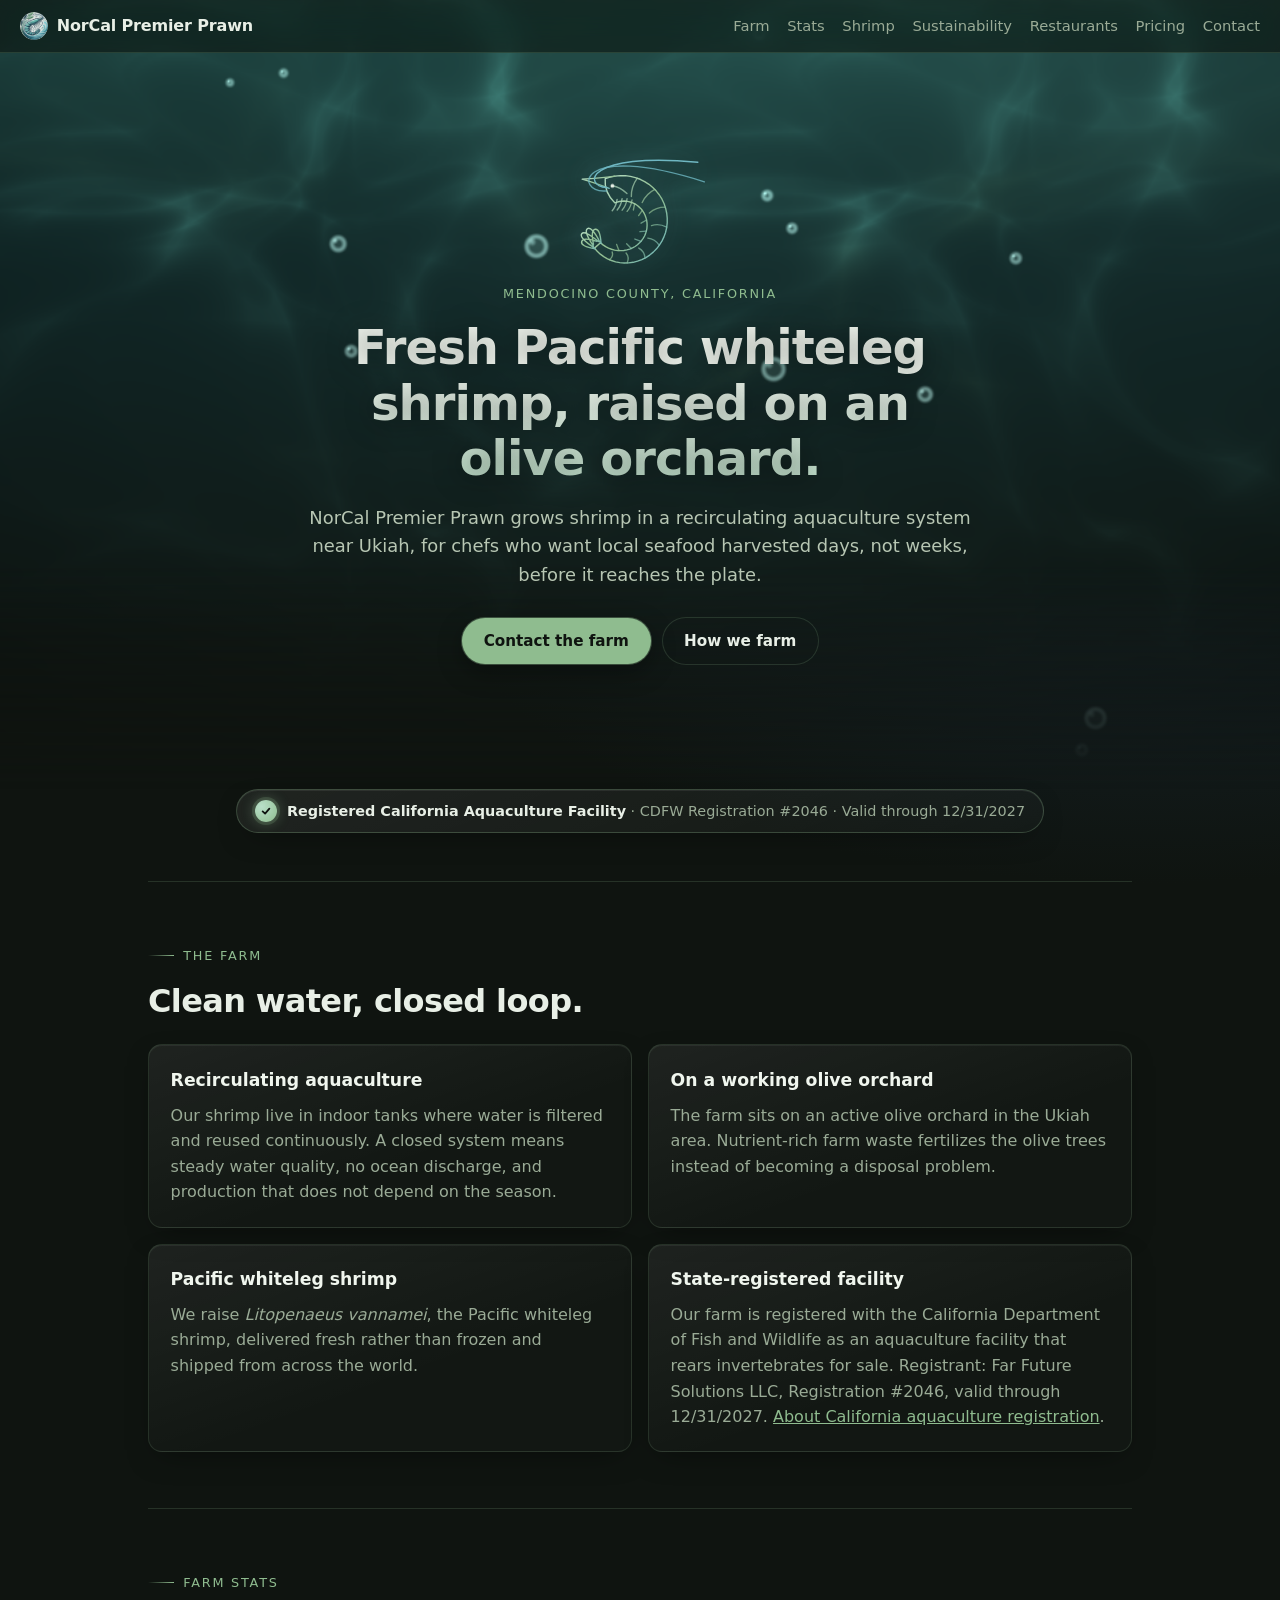
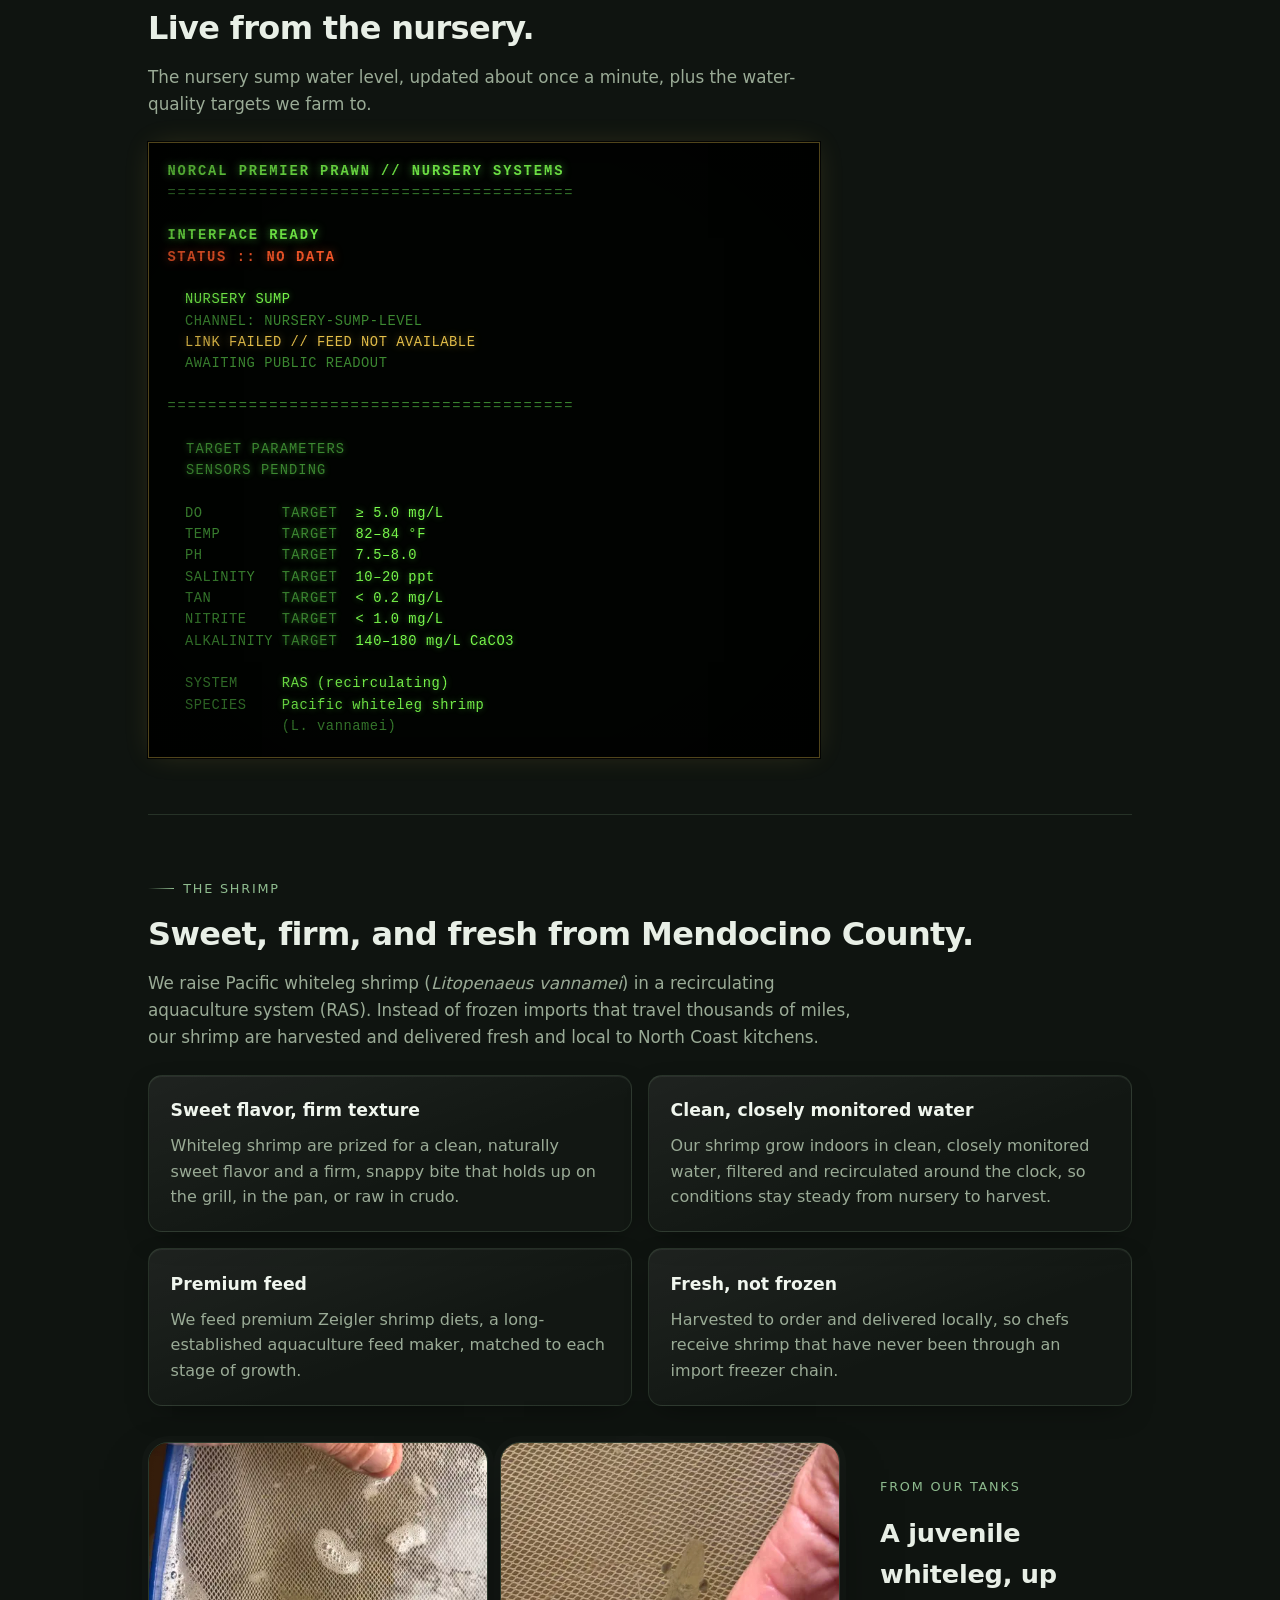
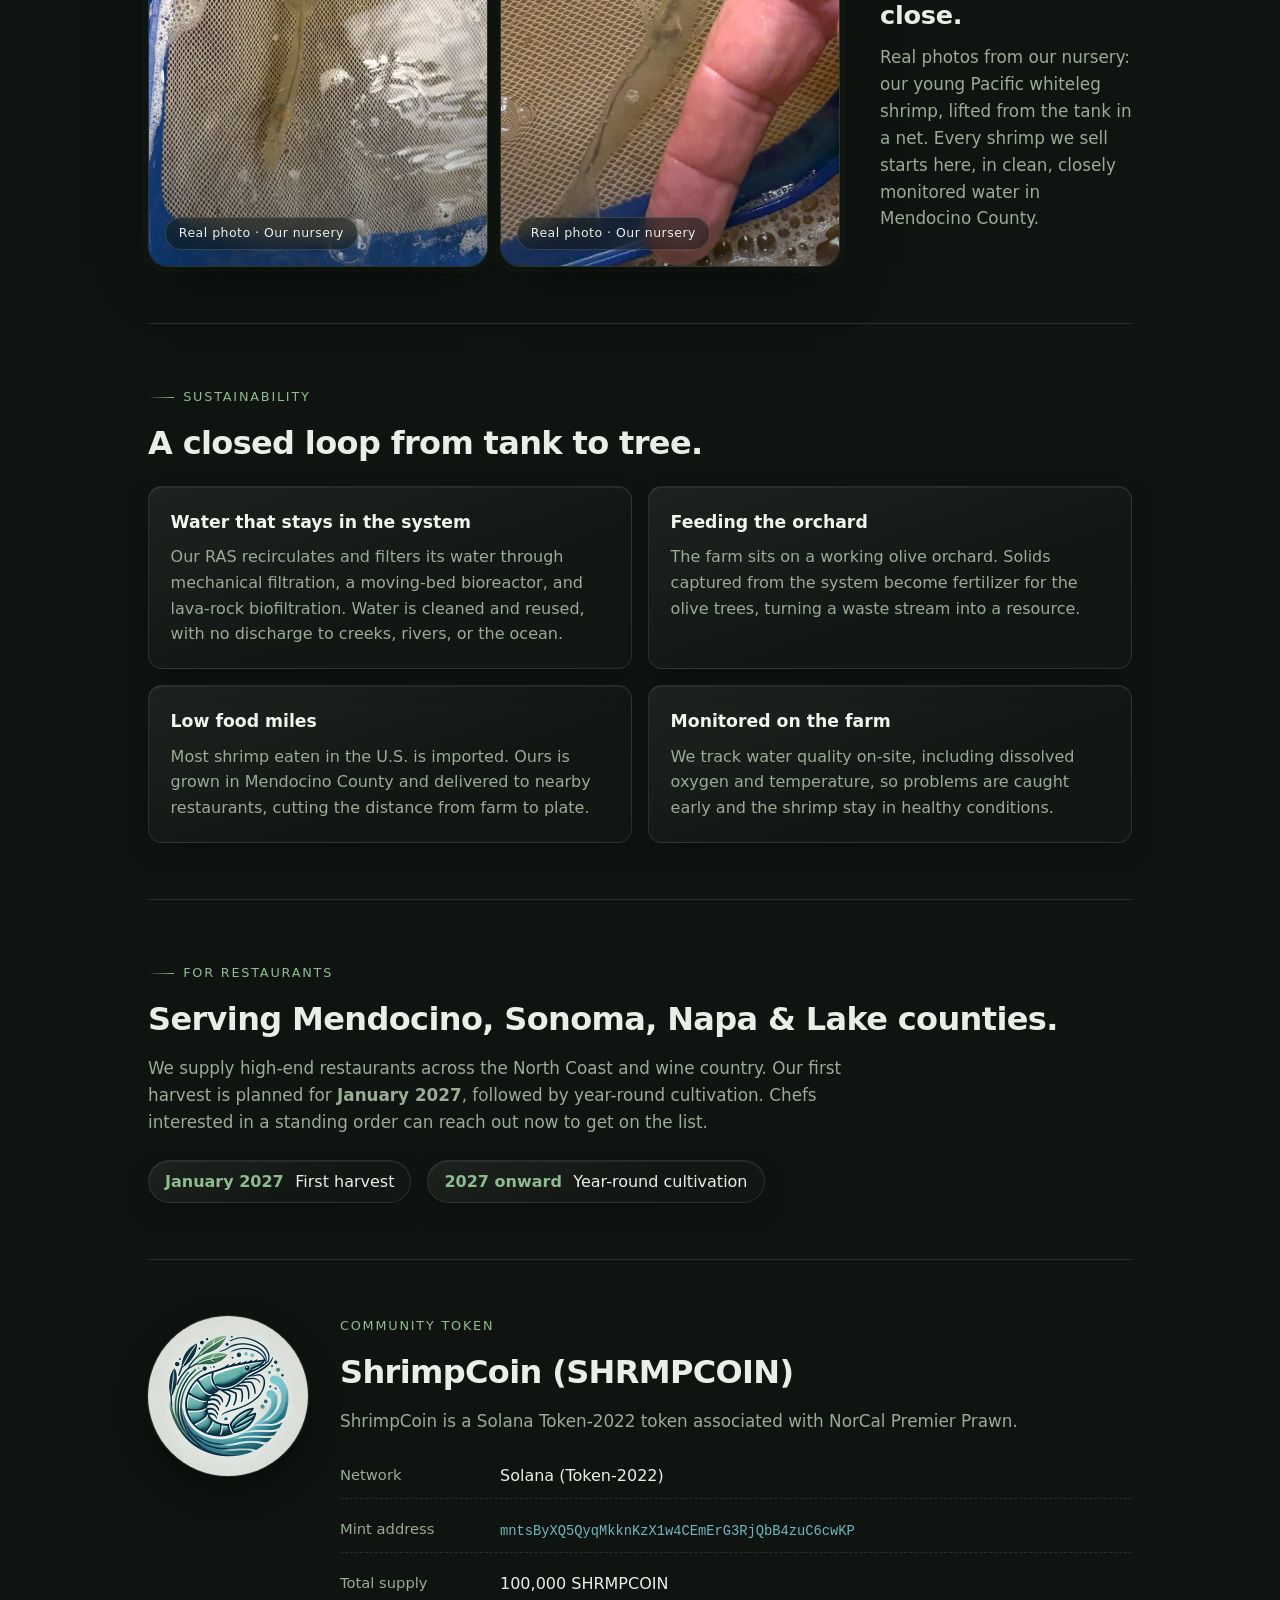
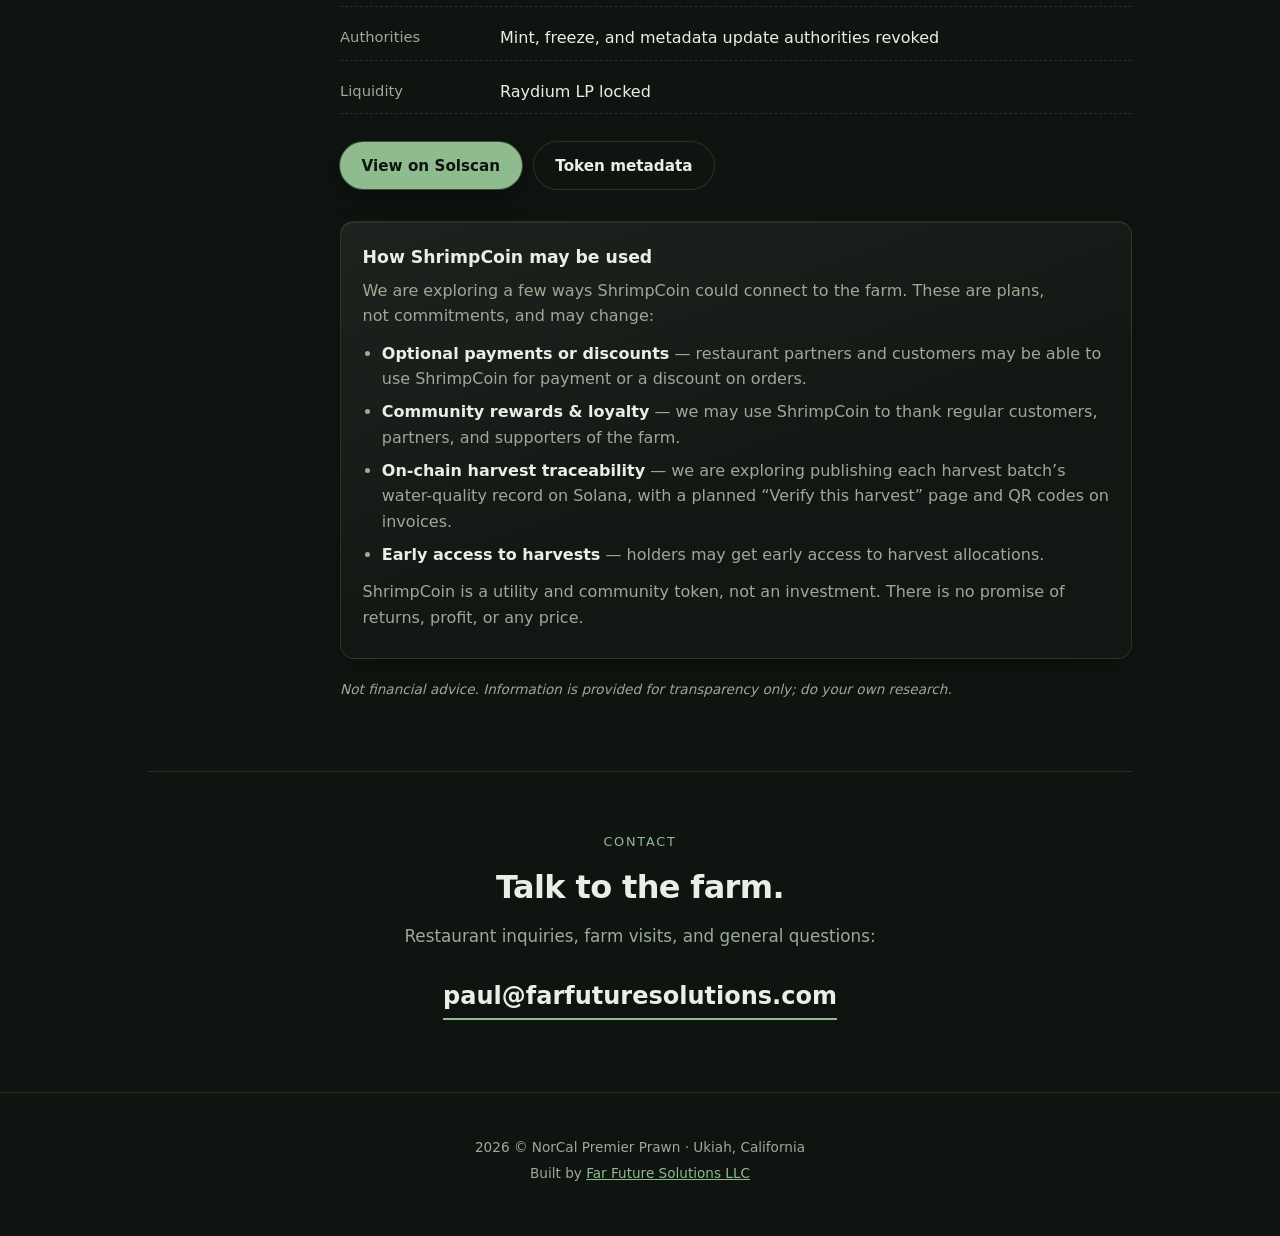
<file: index.html>
<!DOCTYPE html>
<html lang="en">
<head>
  <!-- Google tag (gtag.js) -->
  <script async src="https://www.googletagmanager.com/gtag/js?id=G-YK6Y1JJT7L"></script>
  <script>
    window.dataLayer = window.dataLayer || [];
    function gtag(){dataLayer.push(arguments);}
    gtag('js', new Date());
    gtag('config', 'G-YK6Y1JJT7L');
  </script>
  <meta charset="utf-8" />
  <meta name="viewport" content="width=device-width, initial-scale=1" />
  <title>NorCal Premier Prawn · Fresh RAS shrimp from Mendocino County</title>
  <meta name="description" content="NorCal Premier Prawn grows fresh Pacific whiteleg shrimp in a recirculating aquaculture system on an active olive orchard near Ukiah, Mendocino County, California, for restaurants in Mendocino, Sonoma, Napa, and Lake counties." />
  <link rel="canonical" href="https://norcalprawn.com/" />
  <link rel="icon" type="image/svg+xml" href="favicon.svg" />
  <meta name="theme-color" content="#0f1410" />
  <meta property="og:type" content="website" />
  <meta property="og:site_name" content="NorCal Premier Prawn" />
  <meta property="og:title" content="NorCal Premier Prawn" />
  <meta property="og:description" content="Fresh Pacific whiteleg shrimp raised in a recirculating aquaculture system on an olive orchard in Mendocino County, California." />
  <meta property="og:url" content="https://norcalprawn.com/" />
  <meta property="og:image" content="https://raw.githubusercontent.com/PuaNow/shrimpcoin-metadata/main/shrimpcoin-logo.png" />
  <meta property="og:image:width" content="1024" />
  <meta property="og:image:height" content="1024" />
  <meta name="twitter:card" content="summary" />
  <meta name="twitter:title" content="NorCal Premier Prawn" />
  <meta name="twitter:description" content="Fresh RAS-raised Pacific whiteleg shrimp from Mendocino County, California." />
  <meta name="twitter:image" content="https://raw.githubusercontent.com/PuaNow/shrimpcoin-metadata/main/shrimpcoin-logo.png" />
  <link rel="stylesheet" href="style.css?v=20261114q" />
  <script src="fx.js?v=20261114q" defer></script>
  <script src="farmstats.js?v=20261114q" defer></script>
</head>
<body>
  <header class="topbar">
    <a class="brand" href="#top"><img src="favicon.svg" alt="" width="28" height="28" /> NorCal Premier Prawn</a>
    <nav>
      <a href="#farm">Farm</a>
      <a href="#farmstats">Stats</a>
      <a href="#shrimp">Shrimp</a>
      <a href="#sustainability">Sustainability</a>
      <a href="#restaurants">Restaurants</a>
      <a href="pricing/">Pricing</a>
      <a href="#contact">Contact</a>
    </nav>
  </header>

  <main id="top">
    <section class="hero">
      <div class="hero-fx" aria-hidden="true"><canvas id="water"></canvas></div>
      <div class="hero-inner">
      <svg class="shrimp-mark" viewBox="52 0 162 136" width="132" height="111" aria-hidden="true" focusable="false">
        <defs><linearGradient id="sg" x1="0" y1="0" x2="1" y2="1"><stop offset="0" stop-color="#b9e0c9"/><stop offset=".55" stop-color="#8fbc8f"/><stop offset="1" stop-color="#6fb7c2"/></linearGradient></defs>
        <g fill="none" stroke="url(#sg)" stroke-width="1.7" stroke-linecap="round" stroke-linejoin="round">
          <path class="d d1" pathLength="1" d="M90.3 30.2 L96.3 28.3 L102.5 27.0 L108.7 26.4 L115.0 26.5 L121.2 27.3 L127.3 28.8 L133.2 30.9 L138.7 33.7 L144.0 37.1 L148.7 41.0 L153.0 45.4 L156.8 50.2 L160.0 55.4 L162.6 60.9 L164.5 66.7 L165.8 72.6 L166.4 78.5 L166.4 84.5 L165.7 90.4 L164.4 96.1 L162.4 101.6 L159.9 106.8 L156.8 111.8 L153.3 116.3 L149.3 120.3 L144.9 123.9 L140.2 127.0 L135.2 129.5 L130.0 131.4 L124.6 132.8 L119.2 133.5 L113.7 133.7 L108.3 133.2 L103.1 132.2 L98.0 130.6 L93.1 128.5 L88.5 125.9 L84.3 122.8 L80.5 119.3 L77.1 115.4 L84.5 108.8 L87.6 111.4 L90.9 113.6 L94.4 115.4 L98.1 116.8 L101.8 117.8 L105.6 118.4 L109.4 118.5 L113.2 118.3 L116.9 117.6 L120.4 116.6 L123.8 115.1 L127.0 113.4 L129.9 111.3 L132.5 108.9 L134.9 106.3 L136.9 103.5 L138.6 100.5 L139.9 97.3 L140.9 94.1 L141.5 90.8 L141.7 87.5 L141.6 84.3 L141.1 81.1 L140.3 78.0 L139.2 75.0 L137.8 72.2 L136.2 69.6 L134.3 67.2 L132.1 65.1 L129.8 63.1 L127.3 61.5 L124.7 60.1 L121.9 59.1 L119.1 58.3 L116.3 57.8 L113.4 57.6 L110.5 57.8 L107.7 58.2 L104.9 58.9 L102.3 59.9 Q88.7 46.7 90.3 30.2 Z"/>
          <path class="d d2" pathLength="1" d="M102.0 27.0 Q84.1 29.7 62.1 30.7 Q82.1 36.7 95.1 42.1"/>
          <path class="d d3" pathLength="1" stroke-opacity=".7" d="M129.7 29.6 Q122.1 40.1 122.4 52.0 M151.2 43.4 Q140.3 49.1 135.7 59.5 M164.1 65.1 Q152.5 65.1 144.5 72.2 M165.8 89.7 Q156.4 84.8 147.1 87.7 M156.7 111.9 Q151.3 104.0 142.6 103.1 M139.2 127.5 Q138.4 119.0 131.5 115.3 M117.2 133.6 Q120.3 126.8 115.9 121.4 M95.4 129.6 Q100.8 125.8 98.9 120.1 M99.0 38.8 Q109.0 40.5 117.0 48.5"/>
          <path class="d d4" pathLength="1" stroke-opacity=".7" d="M104.9 55.6 q-1 8 -6 14 M111.0 54.6 q-1 8 -6 14 M117.1 54.8 q-1 8 -6 14 M123.2 56.3 q-1 8 -6 14 M126.4 61.0 L124.9 68.6 M135.8 69.1 L131.3 75.4 M141.1 80.9 L134.3 84.8 M140.8 94.5 L132.9 95.1 M134.3 107.0 L126.7 104.3 M122.3 115.8 L116.6 110.0 M107.2 118.5 L104.3 110.8"/>
          <path class="d d5" pathLength="1" d="M80.1 107.1 Q62.8 101.6 61.4 107.4 Q59.9 113.2 77.9 116.2 M82.1 107.3 Q65.1 93.0 61.5 97.8 Q57.9 102.6 76.6 114.8 M83.9 108.2 Q73.8 88.4 68.6 91.4 Q63.4 94.5 75.9 112.9 M85.2 109.7 Q84.1 91.5 78.1 92.3 Q72.2 93.1 75.9 110.9"/>
          <g class="antennae"><path class="d d6" pathLength="1" stroke="#6fb7c2" d="M92.3 41.1 C62.3 39.1 66.3 -2.9 204.0 10.0"/><path class="d d7" pathLength="1" stroke="#6fb7c2" stroke-opacity=".8" d="M92.3 45.1 C52.3 49.1 52.3 -16.9 212.0 34.0"/></g>
        </g>
        <circle class="eye" cx="99.1" cy="39.0" r="2.3" fill="#e8efe6"/>
      </svg>
      <p class="eyebrow">Mendocino County, California</p>
      <h1>Fresh Pacific whiteleg shrimp, raised on an olive orchard.</h1>
      <p class="lede">NorCal Premier Prawn grows shrimp in a recirculating aquaculture system near Ukiah, for chefs who want local seafood harvested days, not weeks, before it reaches the plate.</p>
      <p class="cta-row">
        <a class="pill" href="mailto:paul@farfuturesolutions.com">Contact the farm</a>
        <a class="pill ghost" href="#farm">How we farm</a>
      </p>
      </div>
    </section>

    <aside class="trust" aria-label="Aquaculture registration">
      <span class="trust-mark" aria-hidden="true"><svg viewBox="0 0 16 16" width="12" height="12"><path pathLength="1" d="M3.5 8.5 L6.8 11.5 L12.5 4.8" fill="none" stroke="currentColor" stroke-width="2.4" stroke-linecap="round" stroke-linejoin="round"/></svg></span>
      <span><strong>Registered California Aquaculture Facility</strong> · CDFW Registration #2046 · Valid through 12/31/2027</span>
    </aside>

    <section id="farm" class="block">
      <p class="eyebrow">The farm</p>
      <h2>Clean water, closed loop.</h2>
      <div class="cards four">
        <article class="card">
          <h3>Recirculating aquaculture</h3>
          <p>Our shrimp live in indoor tanks where water is filtered and reused continuously. A closed system means steady water quality, no ocean discharge, and production that does not depend on the season.</p>
        </article>
        <article class="card">
          <h3>On a working olive orchard</h3>
          <p>The farm sits on an active olive orchard in the Ukiah area. Nutrient-rich farm waste fertilizes the olive trees instead of becoming a disposal problem.</p>
        </article>
        <article class="card">
          <h3>Pacific whiteleg shrimp</h3>
          <p>We raise <em>Litopenaeus vannamei</em>, the Pacific whiteleg shrimp, delivered fresh rather than frozen and shipped from across the world.</p>
        </article>
        <article class="card">
          <h3>State-registered facility</h3>
          <p>Our farm is registered with the California Department of Fish and Wildlife as an aquaculture facility that rears invertebrates for sale. Registrant: Far Future Solutions LLC, Registration #2046, valid through 12/31/2027. <a href="https://wildlife.ca.gov/Conservation/Aquaculture" target="_blank" rel="noopener">About California aquaculture registration</a>.</p>
        </article>
      </div>
    </section>


    <section id="farmstats" class="block farmstats">
      <p class="eyebrow">Farm stats</p>
      <h2>Live from the nursery.</h2>
      <p class="body">The nursery sump water level, updated about once a minute, plus the water-quality targets we farm to.</p>
      <div class="term" id="farmstats-widget" role="region" aria-label="Nursery farm stats">
        <pre class="term-body" id="farmstats-body">NORCAL PREMIER PRAWN // NURSERY SYSTEMS
STANDING BY</pre>
        <p class="visually-hidden" id="farmstats-live" aria-live="polite">Loading nursery sump water level.</p>
      </div>
    </section>

    <section id="shrimp" class="block">
      <p class="eyebrow">The shrimp</p>
      <h2>Sweet, firm, and fresh from Mendocino County.</h2>
      <p class="body">We raise Pacific whiteleg shrimp (<em>Litopenaeus vannamei</em>) in a recirculating aquaculture system (RAS). Instead of frozen imports that travel thousands of miles, our shrimp are harvested and delivered fresh and local to North Coast kitchens.</p>
      <div class="cards four">
        <article class="card">
          <h3>Sweet flavor, firm texture</h3>
          <p>Whiteleg shrimp are prized for a clean, naturally sweet flavor and a firm, snappy bite that holds up on the grill, in the pan, or raw in crudo.</p>
        </article>
        <article class="card">
          <h3>Clean, closely monitored water</h3>
          <p>Our shrimp grow indoors in clean, closely monitored water, filtered and recirculated around the clock, so conditions stay steady from nursery to harvest.</p>
        </article>
        <article class="card">
          <h3>Premium feed</h3>
          <p>We feed premium Zeigler shrimp diets, a long-established aquaculture feed maker, matched to each stage of growth.</p>
        </article>
        <article class="card">
          <h3>Fresh, not frozen</h3>
          <p>Harvested to order and delivered locally, so chefs receive shrimp that have never been through an import freezer chain.</p>
        </article>
      </div>
    <figure class="photo-feature">
        <div class="photo-pair">
          <div class="photo-frame">
            <img src="assets/photos/juvenile-shrimp-800.svg" srcset="assets/photos/juvenile-shrimp-480.svg 480w, assets/photos/juvenile-shrimp-800.svg 800w" sizes="(max-width: 720px) 46vw, 340px" width="800" height="1000" loading="lazy" decoding="async" alt="A juvenile Pacific whiteleg shrimp from our nursery, held in a hand net" />
            <span class="photo-chip">Real photo · Our nursery</span>
          </div>
          <div class="photo-frame">
            <img src="assets/photos/juvenile-shrimp-2-800.svg" srcset="assets/photos/juvenile-shrimp-2-480.svg 480w, assets/photos/juvenile-shrimp-2-800.svg 800w" sizes="(max-width: 720px) 46vw, 340px" width="800" height="1000" loading="lazy" decoding="async" alt="A juvenile Pacific whiteleg shrimp resting on a pool net in our nursery" />
            <span class="photo-chip">Real photo · Our nursery</span>
          </div>
        </div>
        <figcaption>
          <p class="eyebrow">From our tanks</p>
          <h3>A juvenile whiteleg, up close.</h3>
          <p>Real photos from our nursery: our young Pacific whiteleg shrimp, lifted from the tank in a net. Every shrimp we sell starts here, in clean, closely monitored water in Mendocino County.</p>
        </figcaption>
      </figure>
    </section>

    <section id="sustainability" class="block">
      <p class="eyebrow">Sustainability</p>
      <h2>A closed loop from tank to tree.</h2>
      <div class="cards four">
        <article class="card">
          <h3>Water that stays in the system</h3>
          <p>Our RAS recirculates and filters its water through mechanical filtration, a moving-bed bioreactor, and lava-rock biofiltration. Water is cleaned and reused, with no discharge to creeks, rivers, or the ocean.</p>
        </article>
        <article class="card">
          <h3>Feeding the orchard</h3>
          <p>The farm sits on a working olive orchard. Solids captured from the system become fertilizer for the olive trees, turning a waste stream into a resource.</p>
        </article>
        <article class="card">
          <h3>Low food miles</h3>
          <p>Most shrimp eaten in the U.S. is imported. Ours is grown in Mendocino County and delivered to nearby restaurants, cutting the distance from farm to plate.</p>
        </article>
        <article class="card">
          <h3>Monitored on the farm</h3>
          <p>We track water quality on-site, including dissolved oxygen and temperature, so problems are caught early and the shrimp stay in healthy conditions.</p>
        </article>
      </div>
    </section>

    <section id="restaurants" class="block">
      <p class="eyebrow">For restaurants</p>
      <h2>Serving Mendocino, Sonoma, Napa &amp; Lake counties.</h2>
      <p class="body">We supply high-end restaurants across the North Coast and wine country. Our first harvest is planned for <strong>January 2027</strong>, followed by year-round cultivation. Chefs interested in a standing order can reach out now to get on the list.</p>
      <ul class="timeline">
        <li><span>January 2027</span> First harvest</li>
        <li><span>2027 onward</span> Year-round cultivation</li>
      </ul>
    </section>

    <section id="shrimpcoin" class="block coin">
      <img class="coin-logo" src="assets/shrimpcoin-logo.svg" alt="ShrimpCoin logo" width="160" height="160" loading="lazy" />
      <div>
        <p class="eyebrow">Community token</p>
        <h2>ShrimpCoin (SHRMPCOIN)</h2>
        <p class="body">ShrimpCoin is a Solana Token-2022 token associated with NorCal Premier Prawn.</p>
        <dl class="facts">
          <div><dt>Network</dt><dd>Solana (Token-2022)</dd></div>
          <div><dt>Mint address</dt><dd><code class="mint">mntsByXQ5QyqMkknKzX1w4CEmErG3RjQbB4zuC6cwKP</code></dd></div>
          <div><dt>Total supply</dt><dd>100,000 SHRMPCOIN</dd></div>
          <div><dt>Authorities</dt><dd>Mint, freeze, and metadata update authorities revoked</dd></div>
          <div><dt>Liquidity</dt><dd>Raydium LP locked</dd></div>
        </dl>
        <p class="cta-row left">
          <a class="pill" href="https://solscan.io/token/mntsByXQ5QyqMkknKzX1w4CEmErG3RjQbB4zuC6cwKP" target="_blank" rel="noopener">View on Solscan</a>
          <a class="pill ghost" href="https://github.com/PuaNow/shrimpcoin-metadata" target="_blank" rel="noopener">Token metadata</a>
        </p>
        <div class="uses">
          <h3>How ShrimpCoin may be used</h3>
          <p class="body">We are exploring a few ways ShrimpCoin could connect to the farm. These are plans, not commitments, and may change:</p>
          <ul>
            <li><strong>Optional payments or discounts</strong> &mdash; restaurant partners and customers may be able to use ShrimpCoin for payment or a discount on orders.</li>
            <li><strong>Community rewards &amp; loyalty</strong> &mdash; we may use ShrimpCoin to thank regular customers, partners, and supporters of the farm.</li>
            <li><strong>On-chain harvest traceability</strong> &mdash; we are exploring publishing each harvest batch&rsquo;s water-quality record on Solana, with a planned &ldquo;Verify this harvest&rdquo; page and QR codes on invoices.</li>
            <li><strong>Early access to harvests</strong> &mdash; holders may get early access to harvest allocations.</li>
          </ul>
          <p class="body">ShrimpCoin is a utility and community token, not an investment. There is no promise of returns, profit, or any price.</p>
        </div>
        <p class="disclaimer">Not financial advice. Information is provided for transparency only; do your own research.</p>
      </div>
    </section>

    <section id="contact" class="block contact">
      <p class="eyebrow">Contact</p>
      <h2>Talk to the farm.</h2>
      <p class="body">Restaurant inquiries, farm visits, and general questions:</p>
      <p><a class="email" href="mailto:paul@farfuturesolutions.com">paul@farfuturesolutions.com</a></p>
    </section>
  </main>

  <footer>
    <p>2026 &copy; NorCal Premier Prawn · Ukiah, California</p>
    <p class="credit">Built by <a href="https://farfuturesolutions.com/" target="_blank" rel="noopener">Far Future Solutions LLC</a></p>
  </footer>
</body>
</html>
</file>
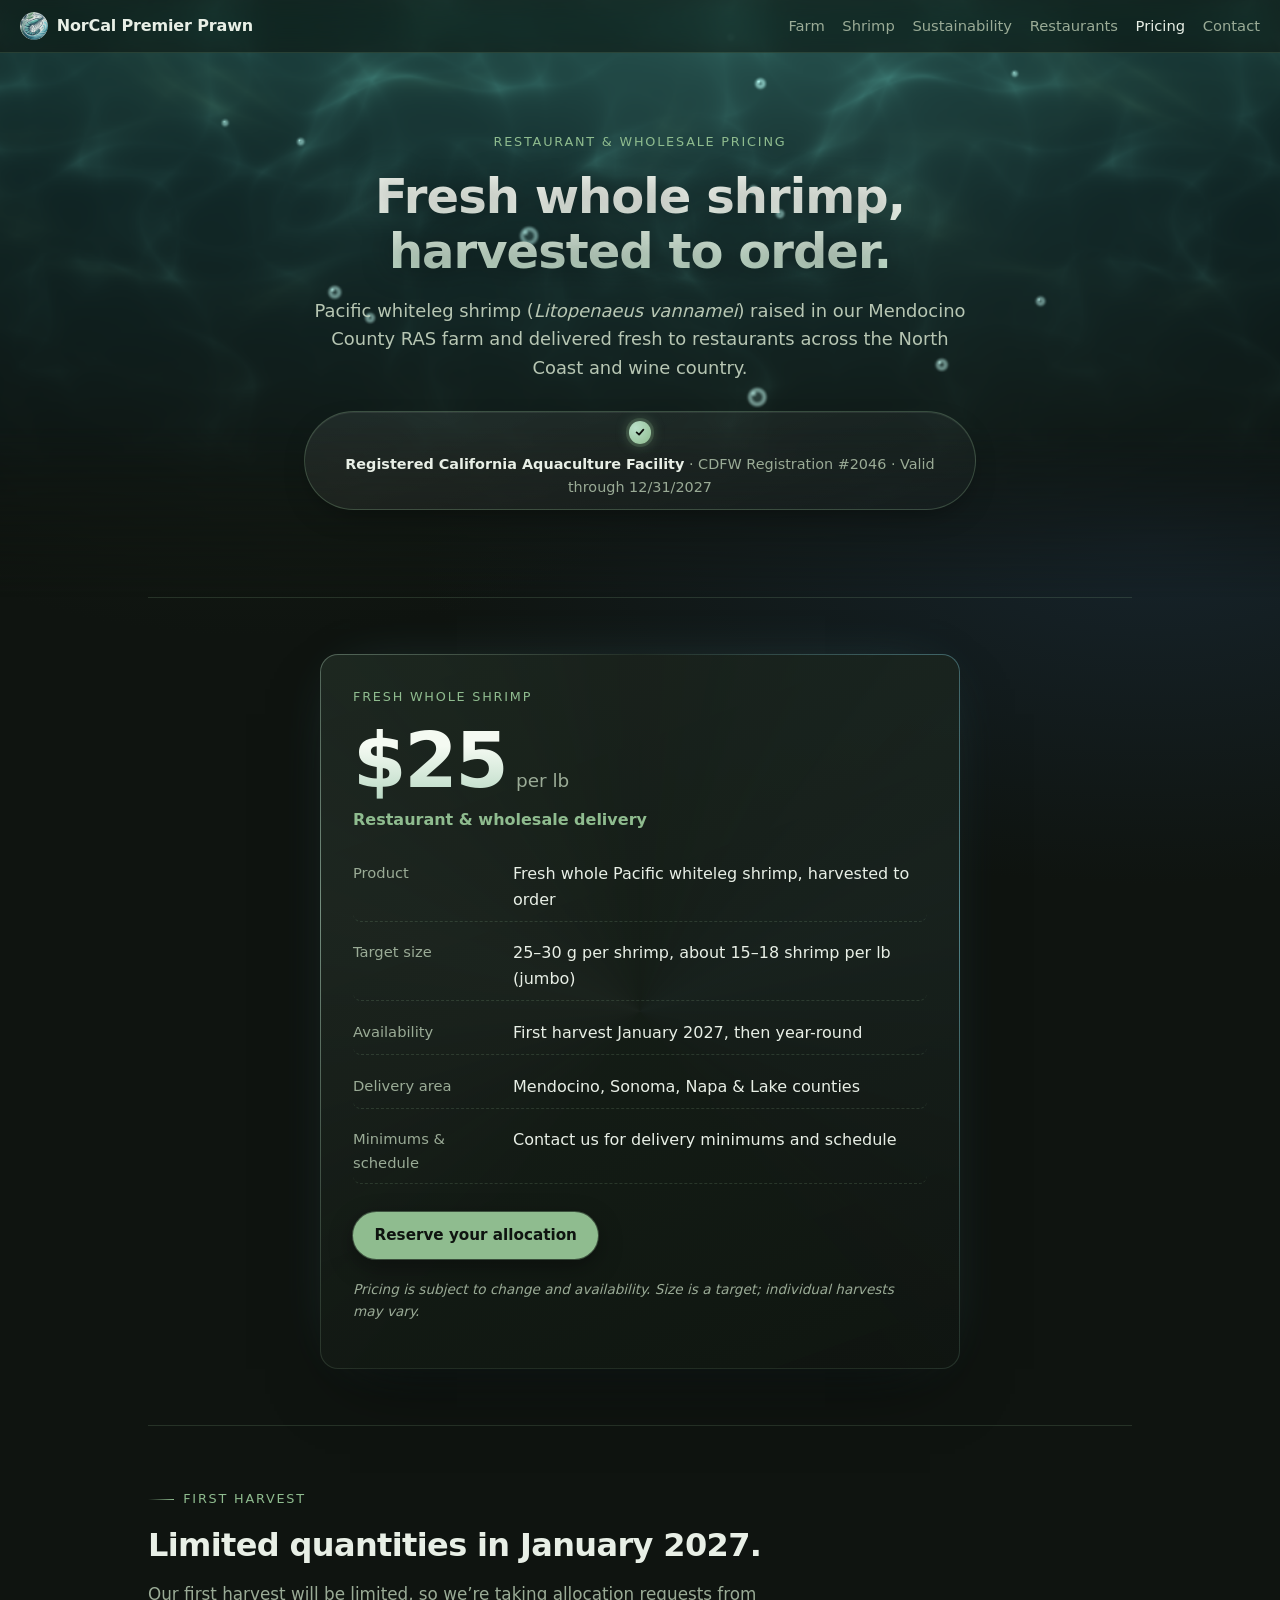
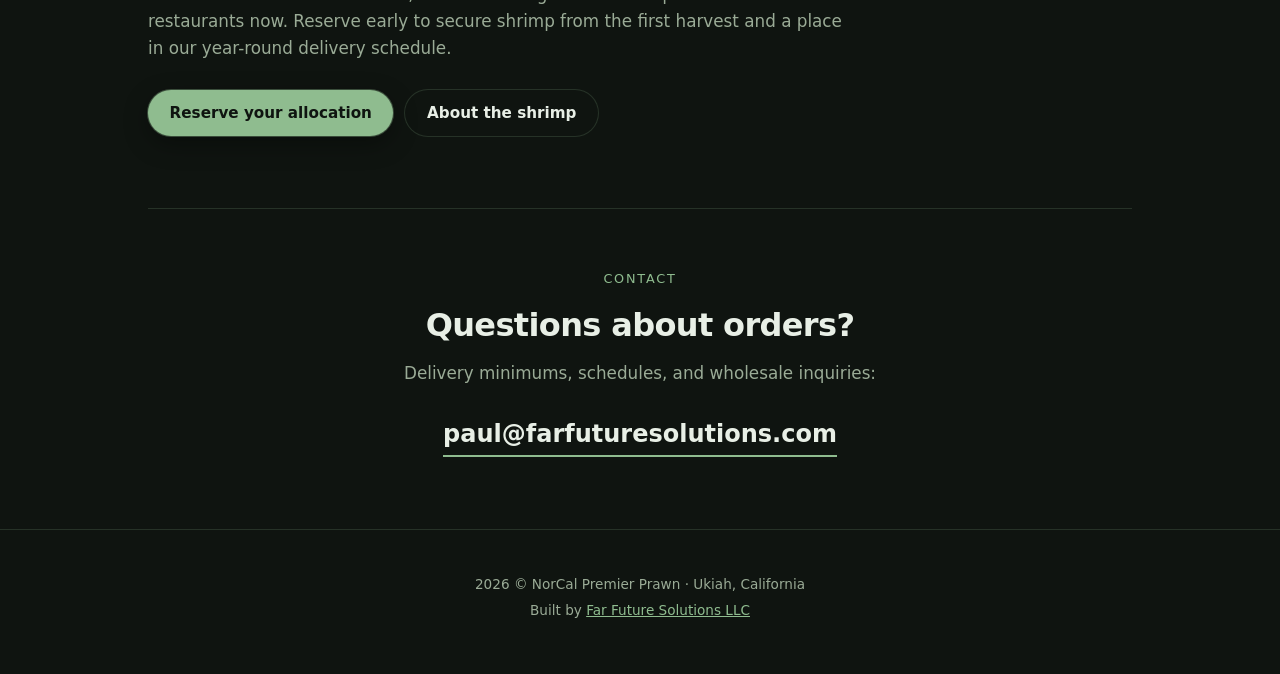
<file: pricing/index.html>
<!DOCTYPE html>
<html lang="en">
<head>
  <!-- Google tag (gtag.js) -->
  <script async src="https://www.googletagmanager.com/gtag/js?id=G-YK6Y1JJT7L"></script>
  <script>
    window.dataLayer = window.dataLayer || [];
    function gtag(){dataLayer.push(arguments);}
    gtag('js', new Date());
    gtag('config', 'G-YK6Y1JJT7L');
  </script>
  <meta charset="utf-8" />
  <meta name="viewport" content="width=device-width, initial-scale=1" />
  <title>Pricing · NorCal Premier Prawn</title>
  <meta name="description" content="Restaurant and wholesale pricing for fresh whole Pacific whiteleg shrimp from NorCal Premier Prawn, delivered in Mendocino, Sonoma, Napa, and Lake counties. First harvest January 2027." />
  <link rel="canonical" href="https://norcalprawn.com/pricing/" />
  <link rel="icon" type="image/svg+xml" href="../favicon.svg" />
  <meta name="theme-color" content="#0f1410" />
  <meta property="og:type" content="website" />
  <meta property="og:site_name" content="NorCal Premier Prawn" />
  <meta property="og:title" content="Pricing · NorCal Premier Prawn" />
  <meta property="og:description" content="Fresh whole Pacific whiteleg shrimp, harvested to order and delivered to North Coast and wine country restaurants." />
  <meta property="og:url" content="https://norcalprawn.com/pricing/" />
  <meta property="og:image" content="https://raw.githubusercontent.com/PuaNow/shrimpcoin-metadata/main/shrimpcoin-logo.png" />
  <meta name="twitter:card" content="summary" />
  <link rel="stylesheet" href="../style.css?v=20261114q" />
  <script src="../fx.js?v=20261114q" defer></script>
</head>
<body>
  <header class="topbar">
    <a class="brand" href="../"><img src="../favicon.svg" alt="" width="28" height="28" /> NorCal Premier Prawn</a>
    <nav>
      <a href="../#farm">Farm</a>
      <a href="../#shrimp">Shrimp</a>
      <a href="../#sustainability">Sustainability</a>
      <a href="../#restaurants">Restaurants</a>
      <a href="./" aria-current="page">Pricing</a>
      <a href="../#contact">Contact</a>
    </nav>
  </header>

  <main>
    <section class="hero hero-short">
      <div class="hero-fx" aria-hidden="true"><canvas id="water"></canvas></div>
      <div class="hero-inner">
      <p class="eyebrow">Restaurant &amp; wholesale pricing</p>
      <h1>Fresh whole shrimp, harvested to order.</h1>
      <p class="lede">Pacific whiteleg shrimp (<em>Litopenaeus vannamei</em>) raised in our Mendocino County RAS farm and delivered fresh to restaurants across the North Coast and wine country.</p>
      <p class="trust trust-inline"><span class="trust-mark" aria-hidden="true"><svg viewBox="0 0 16 16" width="12" height="12"><path pathLength="1" d="M3.5 8.5 L6.8 11.5 L12.5 4.8" fill="none" stroke="currentColor" stroke-width="2.4" stroke-linecap="round" stroke-linejoin="round"/></svg></span><span><strong>Registered California Aquaculture Facility</strong> · CDFW Registration #2046 · Valid through 12/31/2027</span></p>
      </div>
    </section>

    <section class="block price-wrap">
      <article class="price-card">
        <p class="eyebrow">Fresh whole shrimp</p>
        <p class="price"><span class="amount">$25</span><span class="unit">per lb</span></p>
        <p class="price-sub">Restaurant &amp; wholesale delivery</p>
        <dl class="facts">
          <div><dt>Product</dt><dd>Fresh whole Pacific whiteleg shrimp, harvested to order</dd></div>
          <div><dt>Target size</dt><dd>25&ndash;30 g per shrimp, about 15&ndash;18 shrimp per lb (jumbo)</dd></div>
          <div><dt>Availability</dt><dd>First harvest January 2027, then year-round</dd></div>
          <div><dt>Delivery area</dt><dd>Mendocino, Sonoma, Napa &amp; Lake counties</dd></div>
          <div><dt>Minimums &amp; schedule</dt><dd>Contact us for delivery minimums and schedule</dd></div>
        </dl>
        <p class="cta-row left"><a class="pill" href="mailto:paul@farfuturesolutions.com?subject=NorCal%20Premier%20Prawn%20allocation">Reserve your allocation</a></p>
        <p class="disclaimer">Pricing is subject to change and availability. Size is a target; individual harvests may vary.</p>
      </article>
    </section>

    <section class="block">
      <p class="eyebrow">First harvest</p>
      <h2>Limited quantities in January 2027.</h2>
      <p class="body">Our first harvest will be limited, so we&rsquo;re taking allocation requests from restaurants now. Reserve early to secure shrimp from the first harvest and a place in our year-round delivery schedule.</p>
      <p class="cta-row left"><a class="pill" href="mailto:paul@farfuturesolutions.com?subject=NorCal%20Premier%20Prawn%20allocation">Reserve your allocation</a> <a class="pill ghost" href="../#shrimp">About the shrimp</a></p>
    </section>

    <section id="contact" class="block contact">
      <p class="eyebrow">Contact</p>
      <h2>Questions about orders?</h2>
      <p class="body">Delivery minimums, schedules, and wholesale inquiries:</p>
      <p><a class="email" href="mailto:paul@farfuturesolutions.com?subject=NorCal%20Premier%20Prawn%20allocation">paul@farfuturesolutions.com</a></p>
    </section>
  </main>

  <footer>
    <p>2026 &copy; NorCal Premier Prawn · Ukiah, California</p>
    <p class="credit">Built by <a href="https://farfuturesolutions.com/" target="_blank" rel="noopener">Far Future Solutions LLC</a></p>
  </footer>
</body>
</html>
</file>
<file: style.css>
:root {
  --bg: #0f1410;
  --panel: rgba(255, 255, 255, 0.035);
  --line: rgba(143, 188, 143, 0.18);
  --fg: #e8efe6;
  --muted: #9aab96;
  --accent: #8fbc8f;
  --sea: #6fb7c2;
}
* { box-sizing: border-box; }
html { scroll-behavior: smooth; }
body {
  margin: 0;
  font-family: "Segoe UI", system-ui, -apple-system, sans-serif;
  background:
    radial-gradient(ellipse at 20% 0%, #1c2a1c 0%, transparent 50%),
    radial-gradient(ellipse at 90% 60%, #16232a 0%, transparent 45%),
    var(--bg);
  background-attachment: fixed;
  color: var(--fg);
  line-height: 1.6;
}
a { color: var(--accent); }
.topbar {
  position: sticky; top: 0; z-index: 10;
  display: flex; align-items: center; justify-content: space-between; gap: 1rem;
  padding: 0.75rem 1.25rem;
  background: rgba(15, 20, 16, 0.82);
  backdrop-filter: blur(10px);
  border-bottom: 1px solid var(--line);
}
.brand { display: inline-flex; align-items: center; gap: 0.55rem; color: var(--fg); font-weight: 650; text-decoration: none; letter-spacing: -0.01em; }
.brand img { border-radius: 50%; }
nav { display: flex; gap: 1.1rem; flex-wrap: wrap; }
nav a { color: var(--muted); text-decoration: none; font-size: 0.92rem; }
nav a:hover, nav a:focus-visible { color: var(--fg); }
main { width: min(64rem, 100%); margin: 0 auto; padding: 0 1.25rem; }
.hero { text-align: center; padding: 6rem 0 4.5rem; max-width: 42rem; margin: 0 auto; }
.eyebrow { color: var(--accent); font-size: 0.8rem; letter-spacing: 0.14em; text-transform: uppercase; margin: 0 0 1rem; }
h1 { margin: 0 0 1.1rem; font-size: clamp(2rem, 5.5vw, 3rem); font-weight: 650; letter-spacing: -0.02em; line-height: 1.15; }
h2 { margin: 0 0 1rem; font-size: clamp(1.5rem, 4vw, 2rem); font-weight: 650; letter-spacing: -0.02em; line-height: 1.2; }
h3 { margin: 0 0 0.5rem; font-size: 1.08rem; }
.lede { color: var(--muted); font-size: 1.12rem; margin: 0; }
.body { color: var(--muted); font-size: 1.05rem; max-width: 44rem; }
.cta-row { display: flex; gap: 0.75rem; justify-content: center; flex-wrap: wrap; margin-top: 1.75rem; }
.cta-row.left { justify-content: flex-start; }
.pill {
  display: inline-block; padding: 0.7rem 1.35rem;
  color: var(--bg); background: var(--accent);
  border-radius: 999px; font-size: 0.95rem; font-weight: 600; text-decoration: none;
  box-shadow: 0 0 0 1px rgba(143, 188, 143, 0.35), 0 8px 24px rgba(0, 0, 0, 0.35);
  transition: transform 0.15s ease, filter 0.15s ease;
}
.pill.ghost { color: var(--fg); background: transparent; box-shadow: 0 0 0 1px var(--line); }
.pill:hover, .pill:focus-visible { filter: brightness(1.08); transform: translateY(-1px); outline: none; }
.block { padding: 3.5rem 0; border-top: 1px solid var(--line); }
.cards { display: grid; grid-template-columns: repeat(auto-fit, minmax(15rem, 1fr)); gap: 1rem; margin-top: 1.5rem; }
.card { background: var(--panel); border: 1px solid var(--line); border-radius: 14px; padding: 1.35rem; }
.card p { margin: 0; color: var(--muted); }
.timeline { list-style: none; padding: 0; margin: 1.5rem 0 0; display: flex; gap: 1rem; flex-wrap: wrap; }
.timeline li { background: var(--panel); border: 1px solid var(--line); border-radius: 999px; padding: 0.5rem 1rem; color: var(--fg); }
.timeline span { color: var(--accent); font-weight: 600; margin-right: 0.4rem; }
.coin { display: grid; grid-template-columns: 160px 1fr; gap: 2rem; align-items: start; }
.coin-logo { width: 160px; height: 160px; border-radius: 50%; box-shadow: 0 0 0 1px var(--line), 0 12px 32px rgba(0, 0, 0, 0.4); }
.facts { margin: 1.25rem 0 0; display: grid; gap: 0.6rem; }
.facts div { display: grid; grid-template-columns: 9rem 1fr; gap: 1rem; padding: 0.55rem 0; border-bottom: 1px dashed var(--line); }
.facts dt { color: var(--muted); font-size: 0.92rem; }
.facts dd { margin: 0; }
.mint { font-family: ui-monospace, "SFMono-Regular", Menlo, Consolas, monospace; font-size: 0.86rem; word-break: break-all; color: var(--sea); }
.disclaimer { color: var(--muted); font-size: 0.85rem; margin-top: 1.25rem; font-style: italic; }
.contact { text-align: center; }
.contact .body { margin: 0 auto; }
.email { display: inline-block; margin-top: 0.75rem; font-size: clamp(1.1rem, 4vw, 1.5rem); font-weight: 600; color: var(--fg); text-decoration: none; border-bottom: 2px solid var(--accent); padding-bottom: 2px; word-break: break-all; }
.email:hover { color: var(--accent); }
footer { text-align: center; color: var(--muted); font-size: 0.85rem; padding: 2.5rem 1.25rem 3rem; border-top: 1px solid var(--line); }
footer p { margin: 0.25rem 0; }
@media (max-width: 640px) {
  nav { gap: 0.8rem; }
  nav a { font-size: 0.85rem; }
  .topbar { flex-direction: column; align-items: flex-start; gap: 0.4rem; }
  .hero { padding: 4rem 0 3rem; }
  .coin { grid-template-columns: 1fr; justify-items: start; }
  .coin-logo { width: 120px; height: 120px; }
  .facts div { grid-template-columns: 1fr; gap: 0.1rem; }
}
.uses { margin-top: 2rem; padding: 1.35rem; background: var(--panel); border: 1px solid var(--line); border-radius: 14px; }
.uses h3 { margin-bottom: 0.4rem; }
.uses .body { margin: 0.4rem 0; font-size: 1rem; }
.uses ul { margin: 0.75rem 0; padding-left: 1.2rem; color: var(--muted); }
.uses li { margin: 0.45rem 0; }
.uses strong { color: var(--fg); }
.cards.four { grid-template-columns: repeat(auto-fit, minmax(min(100%, 22rem), 1fr)); }
nav a[aria-current="page"] { color: var(--fg); }
.price-wrap { display: flex; justify-content: center; }
.price-card { width: min(40rem, 100%); background: var(--panel); border: 1px solid var(--line); border-radius: 18px; padding: 2rem; box-shadow: 0 12px 32px rgba(0, 0, 0, 0.35); }
.price { margin: 0; display: flex; align-items: baseline; gap: 0.6rem; }
.price .amount { font-size: clamp(2.8rem, 9vw, 4rem); font-weight: 700; letter-spacing: -0.03em; color: var(--fg); line-height: 1; }
.price .unit { color: var(--muted); font-size: 1.15rem; }
.price-sub { margin: 0.4rem 0 0; color: var(--accent); font-weight: 600; }
@media (max-width: 640px) { .price-card { padding: 1.35rem; } }
.trust { display: flex; align-items: center; justify-content: center; gap: 0.6rem; flex-wrap: wrap; margin: 0 auto 3rem; width: fit-content; max-width: 100%; padding: 0.6rem 1.1rem; border: 1px solid var(--line); border-radius: 999px; background: var(--panel); color: var(--muted); font-size: 0.9rem; text-align: center; }
.trust strong { color: var(--fg); font-weight: 600; }
.trust-mark { display: inline-grid; place-items: center; width: 1.4rem; height: 1.4rem; border-radius: 50%; background: var(--accent); color: var(--bg); font-size: 0.8rem; font-weight: 700; flex: none; }
.trust-inline { margin: 1.75rem auto 0; }
@media (max-width: 640px) { .trust { border-radius: 14px; font-size: 0.85rem; } }

/* ==========================================================
   Visual layer — water hero, reveals, glass
   ========================================================== */
@property --ang { syntax: "<angle>"; inherits: false; initial-value: 0deg; }
html, body { overflow-x: clip; }
.topbar { background: rgba(15, 20, 16, 0.6); backdrop-filter: blur(14px) saturate(1.3); -webkit-backdrop-filter: blur(14px) saturate(1.3); }

/* Hero stage */
.hero { position: relative; max-width: none; min-height: min(46rem, 86svh); display: grid; place-items: center; padding: 4.5rem 0 5rem; isolation: isolate; }
.hero-inner { max-width: 42rem; margin: 0 auto; position: relative; }
.hero-short { min-height: min(34rem, 70svh); }
.hero-fx {
  position: absolute; z-index: -1; top: -4.5rem; bottom: 0; left: 50%; width: 100vw; transform: translateX(-50%);
  background:
    radial-gradient(ellipse 70% 55% at 50% 0%, rgba(111, 183, 194, 0.22), transparent 70%),
    radial-gradient(ellipse 50% 40% at 20% 30%, rgba(143, 188, 143, 0.14), transparent 70%),
    linear-gradient(180deg, #173a38 0%, #12292a 40%, #0f1410 100%);
  -webkit-mask-image: linear-gradient(#000 72%, transparent);
  mask-image: linear-gradient(#000 72%, transparent);
  pointer-events: none;
}
.hero-fx canvas { display: block; width: 100%; height: 100%; opacity: 0; transition: opacity 1.2s ease; }
.hero-fx.is-live canvas { opacity: 1; }
.hero h1 { text-shadow: 0 2px 30px rgba(0, 0, 0, 0.45); }
.hero h1, .price .amount {
  background: linear-gradient(180deg, #f4faf2 30%, #b9d9c4 100%);
  -webkit-background-clip: text; background-clip: text; color: transparent;
}
.hero .lede { color: #b7c6b3; }

/* Shrimp line-art mark */
.shrimp-mark { display: block; margin: 0 auto 1.2rem; width: clamp(96px, 16vw, 132px); height: auto; overflow: visible; filter: drop-shadow(0 0 12px rgba(111, 183, 194, 0.35)); }
.shrimp-mark .d { stroke-dasharray: 1 2; stroke-dashoffset: 0; }
.shrimp-mark .antennae { transform-box: view-box; transform-origin: 72px 46px; }
@media (prefers-reduced-motion: no-preference) {
  .shrimp-mark .d { stroke-dashoffset: 1; animation: draw 1.6s cubic-bezier(.6, .1, .2, 1) forwards; }
  .shrimp-mark .d2 { animation-delay: .35s; } .shrimp-mark .d3 { animation-delay: .55s; }
  .shrimp-mark .d4 { animation-delay: .75s; } .shrimp-mark .d5 { animation-delay: .65s; }
  .shrimp-mark .d6 { animation-delay: .9s; animation-duration: 2s; } .shrimp-mark .d7 { animation-delay: 1s; animation-duration: 2.2s; }
  .shrimp-mark .eye { opacity: 0; animation: fade .6s 1.2s forwards; }
  .shrimp-mark .antennae { animation: sway 5s 2.4s ease-in-out infinite; }
  .shrimp-mark { animation: bob 7s ease-in-out infinite; }
  .shrimp-mark.paused, .shrimp-mark.paused * { animation-play-state: paused; }
}
@keyframes draw { to { stroke-dashoffset: 0; } }
@keyframes fade { to { opacity: 1; } }
@keyframes sway { 0%, 100% { transform: rotate(0deg); } 50% { transform: rotate(-3deg); } }
@keyframes bob { 0%, 100% { translate: 0 0; } 50% { translate: 0 -5px; } }

/* Hero parallax (scroll-driven, compositor-only) */
@supports (animation-timeline: scroll()) {
  @media (prefers-reduced-motion: no-preference) {
    .hero-inner { animation: hero-drift linear both; animation-timeline: scroll(root); animation-range: 0 80vh; }
    .hero-fx canvas { animation: fx-drift linear both; animation-timeline: scroll(root); animation-range: 0 100vh; }
  }
}
@keyframes hero-drift { to { transform: translateY(14vh); opacity: 0.15; } }
@keyframes fx-drift { to { transform: translateY(22vh) scale(1.05); } }

/* Glass cards */
.card, .uses, .price-card, .timeline li {
  position: relative; isolation: isolate; overflow: hidden;
  background: linear-gradient(160deg, rgba(255, 255, 255, 0.065), rgba(255, 255, 255, 0.015) 60%);
  border: 1px solid rgba(143, 188, 143, 0.16);
  box-shadow: inset 0 1px 0 rgba(255, 255, 255, 0.06), 0 10px 30px -12px rgba(0, 0, 0, 0.5);
}
.card { transition: translate .35s cubic-bezier(.2, .8, .2, 1), border-color .35s, box-shadow .35s; }
.card::before, .price-card::before {
  content: ""; position: absolute; inset: 0; z-index: -1; pointer-events: none; opacity: 0; transition: opacity .35s;
  background: radial-gradient(380px circle at var(--mx, 50%) var(--my, 0%), rgba(111, 183, 194, 0.16), transparent 45%);
}
.card:hover, .card:focus-within { translate: 0 -3px; border-color: rgba(143, 188, 143, 0.36); box-shadow: inset 0 1px 0 rgba(255, 255, 255, 0.08), 0 18px 40px -14px rgba(0, 0, 0, 0.6); }
.card:hover::before, .price-card:hover::before { opacity: 1; }
.card h3 { color: #f0f6ee; }

/* Scroll reveals: CSS scroll-driven where supported, IO fallback otherwise */
@media (prefers-reduced-motion: no-preference) {
  @supports (animation-timeline: view()) {
    .reveal { animation: rise linear both; animation-timeline: view(); animation-range: entry 0% entry 90%; }
  }
  .io-reveal .reveal { opacity: 0; transform: translateY(26px); transition: opacity .8s cubic-bezier(.2, .8, .2, 1), transform .8s cubic-bezier(.2, .8, .2, 1); transition-delay: calc(var(--i, 0) * 70ms); }
  .io-reveal .reveal.in { opacity: 1; transform: none; }
}
@keyframes rise { from { opacity: 0; transform: translateY(32px) scale(.985); } to { opacity: 1; transform: none; } }

/* Section headings: soft accent rule */
.block > .eyebrow { display: inline-flex; align-items: center; gap: .6rem; }
.block > .eyebrow::before { content: ""; width: 1.6rem; height: 1px; background: linear-gradient(90deg, transparent, var(--accent)); }
.contact > .eyebrow::before { display: none; }

/* Photo feature */
.photo-feature { margin: 2.25rem 0 0; display: grid; grid-template-columns: auto 1fr; gap: clamp(1.25rem, 4vw, 2.5rem); align-items: center; }
.photo-pair { display: grid; grid-template-columns: repeat(2, minmax(0, 340px)); gap: 0.75rem; }
.photo-frame { position: relative; width: 100%; max-width: 340px; height: auto; aspect-ratio: 4 / 5; max-height: 60vh; border-radius: 20px; overflow: hidden; isolation: isolate; border: 1px solid rgba(143, 188, 143, 0.22); box-shadow: 0 24px 60px -24px rgba(0, 0, 0, 0.7), 0 0 0 6px rgba(255, 255, 255, 0.02); }
.photo-frame img { display: block; width: 100%; height: 100%; max-width: 100%; object-fit: cover; object-position: center; transition: transform 1.2s cubic-bezier(.2, .8, .2, 1), filter .6s; filter: saturate(1.02) contrast(1.02); }
.photo-frame::after { content: ""; position: absolute; inset: 0; pointer-events: none; background: radial-gradient(500px circle at var(--mx, 30%) var(--my, 10%), rgba(255, 255, 255, 0.12), transparent 40%), linear-gradient(180deg, transparent 55%, rgba(15, 20, 16, 0.55)); opacity: .7; transition: opacity .5s; }
.photo-frame:hover img { transform: scale(1.045); filter: saturate(1.1) contrast(1.05); }
.photo-frame:hover::after { opacity: 1; }
.photo-chip { position: absolute; left: 1rem; bottom: 1rem; z-index: 1; padding: .35rem .8rem; border-radius: 999px; font-size: .78rem; letter-spacing: .04em; color: var(--fg); background: rgba(15, 20, 16, 0.5); backdrop-filter: blur(8px); -webkit-backdrop-filter: blur(8px); border: 1px solid rgba(255, 255, 255, 0.14); }
.photo-feature figcaption h3 { font-size: clamp(1.3rem, 3vw, 1.6rem); letter-spacing: -0.01em; }
.photo-feature figcaption p:not(.eyebrow) { color: var(--muted); font-size: 1.05rem; margin: 0; }
@supports (animation-timeline: view()) {
  @media (prefers-reduced-motion: no-preference) {
    .photo-frame { animation: unveil linear both; animation-timeline: view(); animation-range: entry 0% cover 40%; }
    .photo-frame img { animation: settle linear both; animation-timeline: view(); animation-range: entry 0% exit 100%; }
    .photo-frame:hover img { animation: none; }
  }
}
@keyframes unveil { from { clip-path: inset(18% 10% 18% 10% round 28px); } to { clip-path: inset(0 0 0 0 round 20px); } }
@keyframes settle { from { transform: scale(1.14) translateY(-3%); } to { transform: scale(1.02) translateY(3%); } }

/* CDFW badge polish (text unchanged) */
.trust { position: relative; overflow: hidden; isolation: isolate; background: linear-gradient(160deg, rgba(255, 255, 255, 0.07), rgba(255, 255, 255, 0.02)); border-color: rgba(143, 188, 143, 0.28); box-shadow: inset 0 1px 0 rgba(255, 255, 255, 0.07), 0 10px 30px -14px rgba(0, 0, 0, 0.6); }
.trust-mark { background: radial-gradient(circle at 30% 30%, #b9e0c9, var(--accent)); box-shadow: 0 0 0 3px rgba(143, 188, 143, 0.18), 0 0 14px rgba(143, 188, 143, 0.45); }
.trust-mark svg { display: block; }
.trust-mark path { stroke-dasharray: 1 2; }
@media (prefers-reduced-motion: no-preference) {
  .trust::after { content: ""; position: absolute; inset: 0; z-index: -1; pointer-events: none; background: linear-gradient(105deg, transparent 35%, rgba(255, 255, 255, 0.09) 50%, transparent 65%); transform: translateX(-100%); animation: shimmer 6s 1.5s ease-in-out infinite; }
  .trust-mark path { stroke-dashoffset: 1; animation: draw .7s .6s ease-out forwards; }
}
@keyframes shimmer { 0% { transform: translateX(-100%); } 35%, 100% { transform: translateX(100%); } }

/* Pricing polish */
.price-card { border: 1px solid transparent; background:
  linear-gradient(160deg, rgba(25, 34, 28, 0.92), rgba(15, 20, 16, 0.95)) padding-box,
  conic-gradient(from var(--ang), rgba(143, 188, 143, 0.15), rgba(111, 183, 194, 0.7), rgba(143, 188, 143, 0.15) 40%, rgba(143, 188, 143, 0.15) 60%, rgba(185, 224, 201, 0.6), rgba(143, 188, 143, 0.15)) border-box;
  box-shadow: 0 30px 70px -30px rgba(0, 0, 0, 0.75), 0 0 60px -30px rgba(111, 183, 194, 0.4); }
@media (prefers-reduced-motion: no-preference) { .price-card { animation: ang 10s linear infinite; } }
@keyframes ang { to { --ang: 360deg; } }
.price .amount { font-size: clamp(3.2rem, 11vw, 4.8rem); }
.price-card .facts div { transition: background .25s; border-radius: 8px; }
.price-card .facts div:hover { background: rgba(255, 255, 255, 0.025); }

@media (max-width: 640px) {
  .hero { min-height: auto; padding: 3.5rem 0 4rem; }
  .hero-fx { top: -7rem; }
}

/* Photo feature: two-up pair, modest cap, caption beside on wide screens */
@media (max-width: 900px) {
  .photo-feature { grid-template-columns: 1fr; }
}
@media (max-width: 720px) {
  .photo-pair { grid-template-columns: 1fr 1fr; gap: 0.65rem; }
  .photo-frame { max-width: none; max-height: 50vh; }
  .photo-chip { font-size: .68rem; padding: .22rem .5rem; left: .5rem; bottom: .5rem; white-space: nowrap; }
}

/* Farm stats — nursery systems console readout. Original styling only. */
.visually-hidden {
  position: absolute;
  width: 1px; height: 1px;
  padding: 0; margin: -1px;
  overflow: hidden; clip: rect(0, 0, 0, 0);
  white-space: nowrap; border: 0;
}
.farmstats .body { margin-bottom: 1.5rem; }
.term {
  --term-bg: #010301;
  --term-fg: #7cff4d;
  --term-dim: #3d8a32;
  --term-line: rgba(124, 255, 77, 0.35);
  --term-glow: rgba(80, 255, 60, 0.22);
  --term-amber: #e6c04a;
  --term-alert: #ff5a2a;
  --term-below: #8fd0ff;
  width: min(42rem, 100%);
  background: var(--term-bg);
  border: 1px solid var(--term-line);
  border-radius: 0;
  box-shadow:
    0 0 0 1px rgba(0, 0, 0, 0.8),
    0 0 28px -6px var(--term-glow),
    inset 0 0 80px rgba(0, 0, 0, 0.55);
  overflow: hidden;
  font-family: "IBM Plex Mono", "JetBrains Mono", "DM Mono", ui-monospace, "SFMono-Regular", Menlo, Consolas, monospace;
  position: relative;
}
.term::before {
  content: "";
  pointer-events: none;
  position: absolute;
  inset: 0;
  z-index: 2;
  background:
    radial-gradient(ellipse at center, transparent 52%, rgba(0, 0, 0, 0.42) 100%);
}
.term::after {
  content: "";
  pointer-events: none;
  position: absolute;
  inset: 0;
  z-index: 3;
  background: repeating-linear-gradient(
    to bottom,
    transparent 0 2px,
    rgba(0, 0, 0, 0.18) 2px 3px
  );
  opacity: 0.55;
}
.term-body {
  margin: 0;
  padding: 1.15rem 1.15rem 1.25rem;
  color: var(--term-fg);
  font-size: 0.86rem;
  line-height: 1.55;
  letter-spacing: 0.04em;
  white-space: pre-wrap;
  overflow-x: auto;
  tab-size: 4;
  position: relative;
  text-shadow: 0 0 6px rgba(100, 255, 80, 0.45);
}
.term-head {
  color: var(--term-fg);
  font-weight: 700;
  letter-spacing: 0.14em;
  text-transform: uppercase;
  text-shadow: 0 0 8px rgba(100, 255, 80, 0.65);
}
.term-rule {
  display: block;
  color: var(--term-dim);
  letter-spacing: 0.14em;
  text-shadow: none;
  overflow: hidden;
  white-space: nowrap;
  width: 0;
  min-width: 100%;
}
.term-k { color: var(--term-dim); text-shadow: none; text-transform: uppercase; }
.term-dim, .term-scale, .term-hint { color: var(--term-dim); text-shadow: none; }
.term-v { color: var(--term-fg); }
.term-depth { color: var(--term-fg); font-weight: 700; text-shadow: 0 0 8px rgba(100, 255, 80, 0.7); }
.term-spark { color: var(--term-fg); letter-spacing: 0.02em; opacity: 0.9; }
.term-sparkrow { display: block; white-space: nowrap; }
.term-comment { color: var(--term-dim); text-transform: uppercase; letter-spacing: 0.08em; }
.term-flag { color: var(--term-dim); letter-spacing: 0.08em; text-transform: uppercase; }
.term-flag.is-live {
  color: var(--term-fg);
  font-weight: 700;
  letter-spacing: 0.12em;
  text-transform: uppercase;
  text-shadow: 0 0 8px rgba(100, 255, 80, 0.7);
}
.term-target { color: var(--term-fg); }
.term-off { color: var(--term-amber); text-shadow: 0 0 8px rgba(230, 192, 74, 0.45); }
.term-caret { color: var(--term-fg); }
.term-band { color: var(--term-fg); opacity: 0.85; }
.term-track { color: var(--term-dim); }
.term-statusline,
.term-status { font-weight: 700; letter-spacing: 0.12em; text-transform: uppercase; }
.term-statusline.is-normal,
.term-status.is-normal { color: var(--term-fg); }
.term-statusline.is-below,
.term-status.is-below { color: var(--term-below); text-shadow: 0 0 8px rgba(143, 208, 255, 0.5); }
.term-statusline.is-above,
.term-status.is-above { color: var(--term-amber); text-shadow: 0 0 8px rgba(230, 192, 74, 0.5); }
.term-statusline.is-offline,
.term-statusline.is-alert,
.term-status.is-alert {
  color: var(--term-alert);
  text-shadow: 0 0 10px rgba(255, 90, 42, 0.55);
}
.term-alert { color: var(--term-alert); font-weight: 700; }
.g-cell { color: rgba(61, 138, 50, 0.45); }
.g-cell.g-normal { color: rgba(124, 255, 77, 0.35); }
.g-cell.g-fill { color: var(--term-fg); }
.term[data-status="below"] .g-cell.g-fill { color: var(--term-below); }
.term[data-status="above"] .g-cell.g-fill { color: var(--term-amber); }
.term[data-status="alert"] .g-cell.g-fill { color: var(--term-alert); }
.term[data-status="alert"] {
  --term-line: rgba(255, 90, 42, 0.5);
  --term-glow: rgba(255, 90, 42, 0.28);
}
.term[data-status="offline"] {
  --term-glow: rgba(230, 192, 74, 0.18);
  --term-line: rgba(230, 192, 74, 0.35);
}
@media (prefers-reduced-motion: no-preference) {
  .term[data-status="alert"] .term-status.is-alert,
  .term[data-status="alert"] .term-statusline.is-alert {
    animation: termblink 1.1s step-end infinite;
  }
}
@keyframes termblink { 50% { opacity: 0; } }
@media (max-width: 640px) {
  .term-body { font-size: 0.76rem; padding: 0.9rem 0.75rem 1rem; letter-spacing: 0.03em; }
  .term-head { letter-spacing: 0.1em; }
}
</file>
